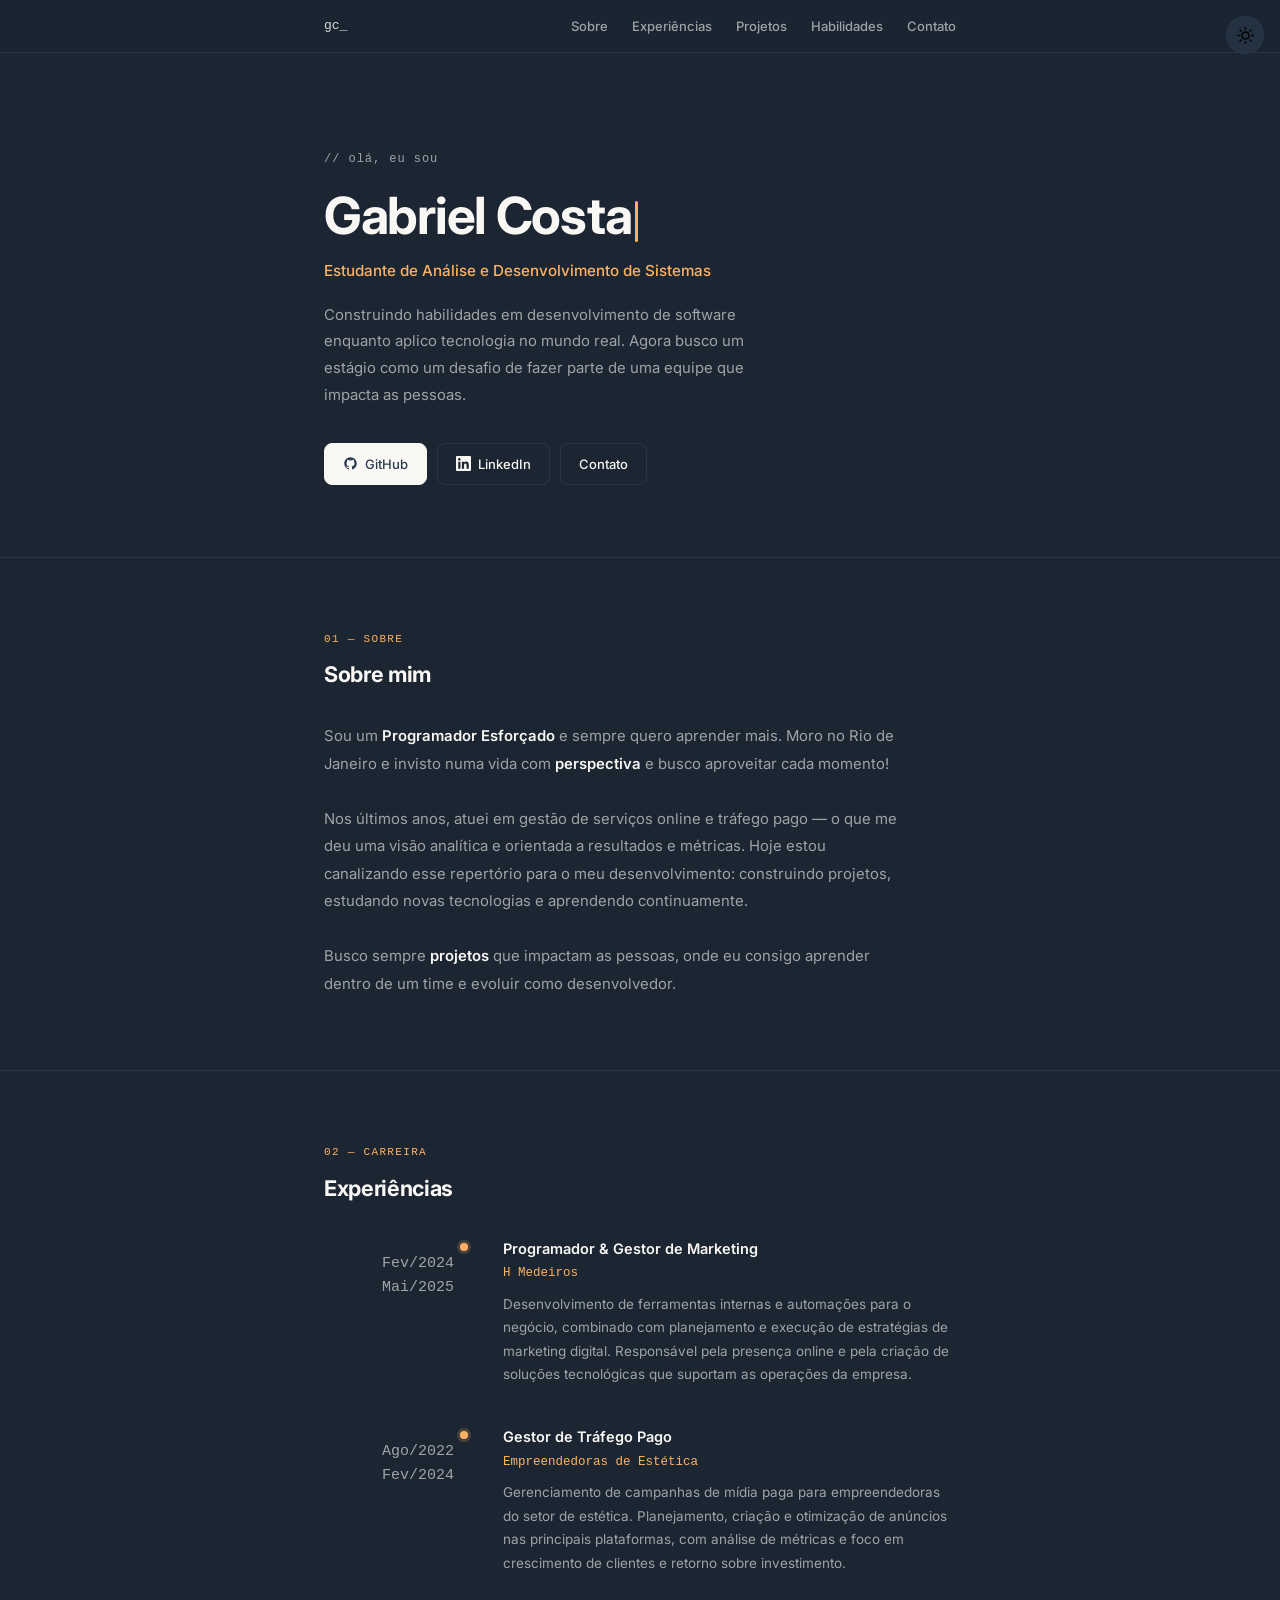
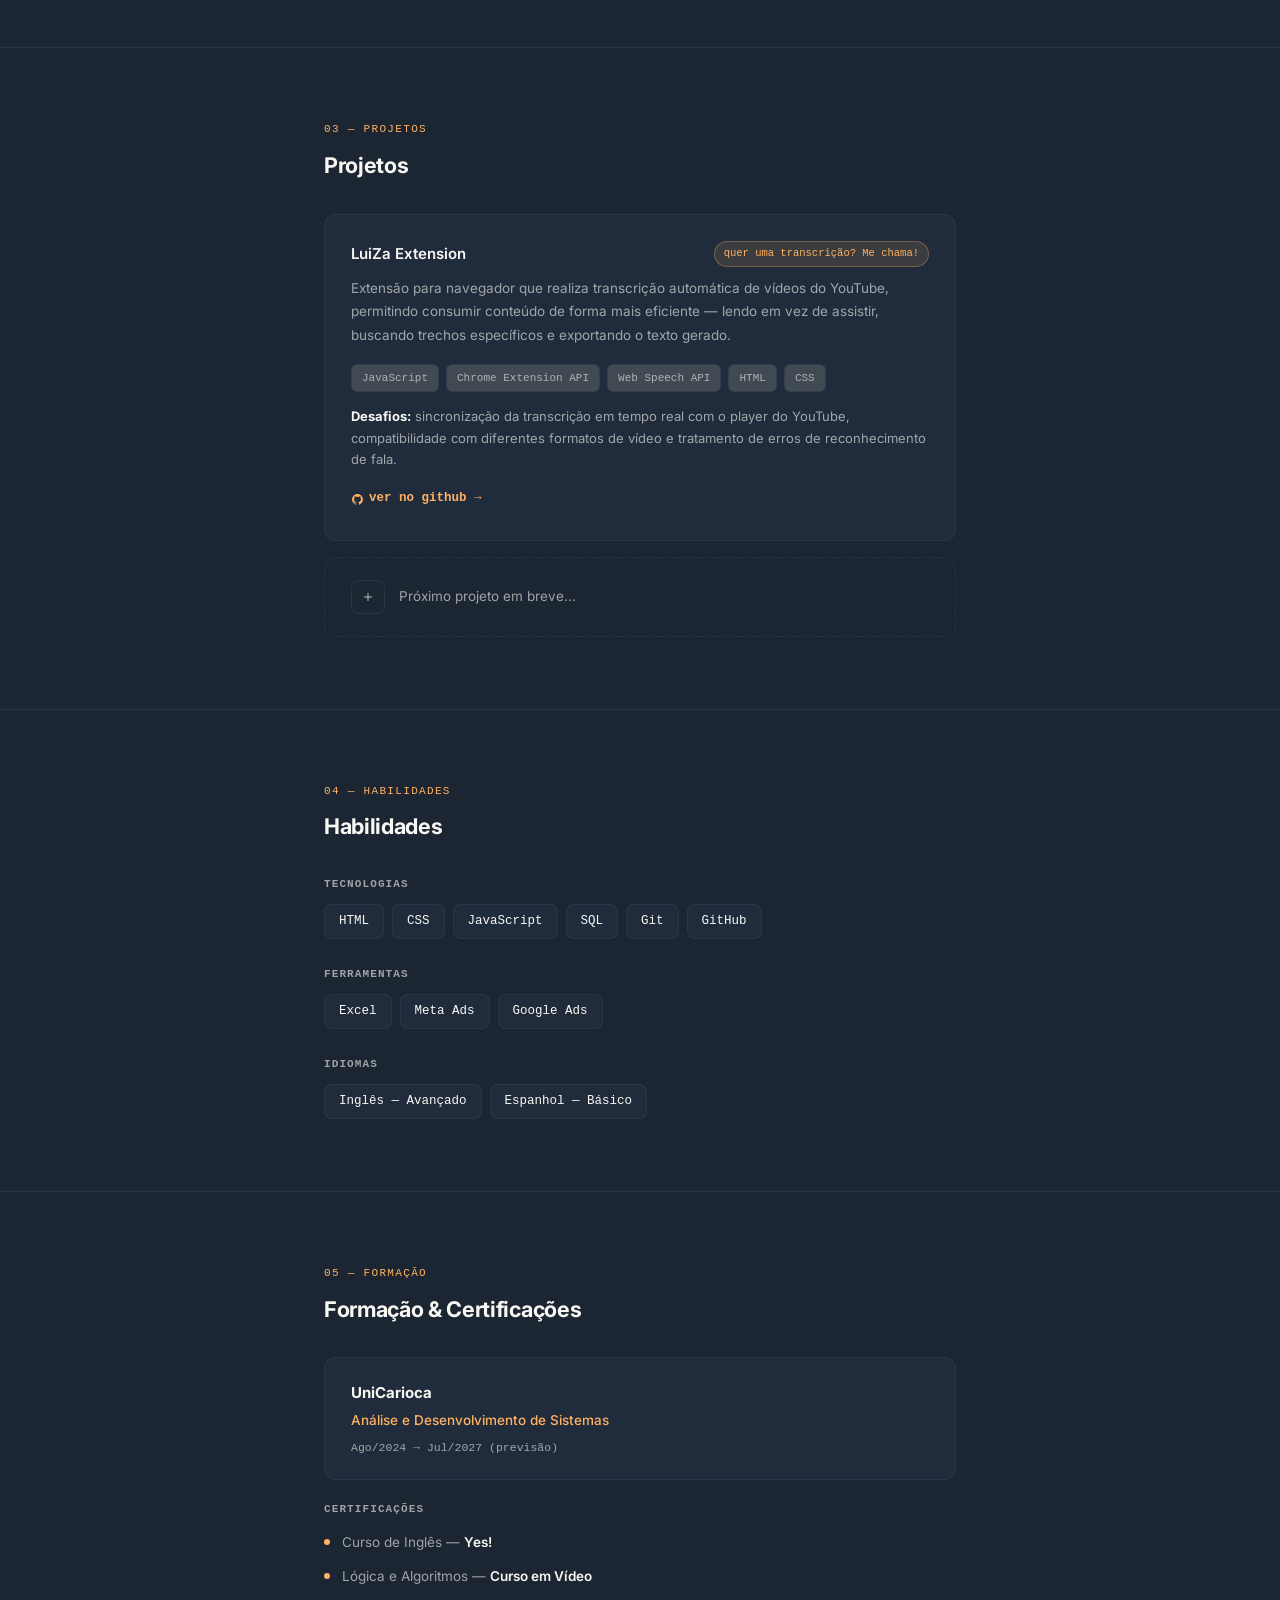
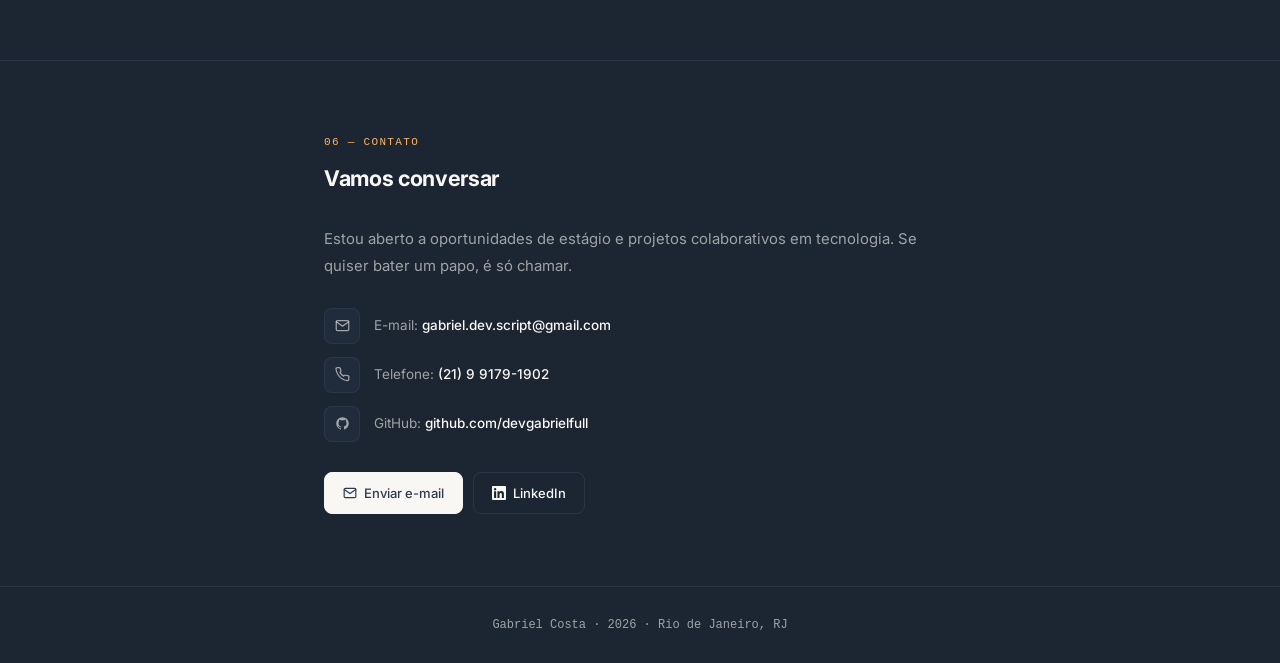
<file: index.html>
<!DOCTYPE html>
<html lang="pt-BR" class="dark">
<head>
  <meta charset="UTF-8" />
  <meta name="viewport" content="width=device-width, initial-scale=1.0" />
  <meta name="description" content="Gabriel Costa — Estudante de Análise e Desenvolvimento de Sistemas. Portfólio profissional." />
  <link rel="icon" type="image/x-icon" href="Favicon.png"><link/>
  <title>Gabriel Costa</title>

  <!-- Geist fonts via Google (fallback to system) -->
  <link rel="preconnect" href="https://fonts.googleapis.com" />
  <link rel="preconnect" href="https://fonts.gstatic.com" crossorigin />
  <link href="https://fonts.googleapis.com/css2?family=Inter:wght@300;400;500;600;700&display=swap" rel="stylesheet" />

  <link rel="stylesheet" href="style.css" />
</head>
<body>

  <!-- THEME TOGGLE -->
  <button id="theme-btn" aria-label="Alternar tema">
  <svg id="icon-moon" width="16" height="16" viewBox="0 0 24 24" fill="none" stroke="currentColor" stroke-width="2" stroke-linecap="round" stroke-linejoin="round">
    <path d="M21 12.79A9 9 0 1 1 11.21 3 7 7 0 0 0 21 12.79z"/>
  </svg>
  <svg id="icon-sun" width="17" height="17" viewBox="0 0 24 24" fill="none" stroke="currentColor" stroke-width="2" stroke-linecap="round" stroke-linejoin="round" style="display:none">
    <circle cx="12" cy="12" r="5"/>
    <line x1="12" y1="1" x2="12" y2="3"/><line x1="12" y1="21" x2="12" y2="23"/>
    <line x1="4.22" y1="4.22" x2="5.64" y2="5.64"/><line x1="18.36" y1="18.36" x2="19.78" y2="19.78"/>
    <line x1="1" y1="12" x2="3" y2="12"/><line x1="21" y1="12" x2="23" y2="12"/>
    <line x1="4.22" y1="19.78" x2="5.64" y2="18.36"/><line x1="18.36" y1="5.64" x2="19.78" y2="4.22"/>
  </svg>
</button>

  <!-- NAV -->
  <nav>
    <div class="nav-inner">
      <a class="nav-logo" href="#hero">gc_</a>
      <ul class="nav-links">
        <li><a href="#sobre">Sobre</a></li>
        <li><a href="#experiencias">Experiências</a></li>
        <li><a href="#projetos">Projetos</a></li>
        <li><a href="#habilidades">Habilidades</a></li>
        <li><a href="#contato">Contato</a></li>
      </ul>
    </div>
  </nav>

  <!-- HERO -->
  <section id="hero">
    <div class="wrap">
      <p class="hero-eyebrow">// olá, eu sou</p>
      <h1 class="hero-name">Gabriel Costa<span class="cursor"></span></h1>
      <p class="hero-role">Estudante de Análise e Desenvolvimento de Sistemas</p>
      <p class="hero-desc">
        Construindo habilidades em desenvolvimento de software enquanto aplico tecnologia no mundo real.
        Agora busco um estágio como um desafio de fazer parte de uma equipe que impacta as pessoas.
      </p>
      <div class="hero-btns">
        <a class="btn btn-solid" href="https://github.com/devgabrielfull" target="_blank" rel="noopener noreferrer">
          <svg width="15" height="15" viewBox="0 0 24 24" fill="currentColor"><path d="M12 2C6.477 2 2 6.477 2 12c0 4.42 2.865 8.166 6.839 9.489.5.092.682-.217.682-.482 0-.237-.008-.866-.013-1.7-2.782.603-3.369-1.342-3.369-1.342-.454-1.155-1.11-1.462-1.11-1.462-.908-.62.069-.608.069-.608 1.003.07 1.531 1.03 1.531 1.03.892 1.529 2.341 1.087 2.91.832.092-.647.35-1.088.636-1.338-2.22-.253-4.555-1.11-4.555-4.943 0-1.091.39-1.984 1.029-2.683-.103-.253-.446-1.27.098-2.647 0 0 .84-.269 2.75 1.025A9.578 9.578 0 0 1 12 6.836c.85.004 1.705.114 2.504.336 1.909-1.294 2.747-1.025 2.747-1.025.546 1.377.202 2.394.1 2.647.64.699 1.028 1.592 1.028 2.683 0 3.842-2.339 4.687-4.566 4.935.359.309.678.919.678 1.852 0 1.336-.012 2.415-.012 2.743 0 .267.18.578.688.48C19.138 20.163 22 16.418 22 12c0-5.523-4.477-10-10-10z"/></svg>
          GitHub
        </a>
        <a class="btn btn-ghost" href="https://linkedin.com/in/gabrieldevfull" target="_blank" rel="noopener noreferrer">
          <svg width="15" height="15" viewBox="0 0 24 24" fill="currentColor"><path d="M20.447 20.452h-3.554v-5.569c0-1.328-.027-3.037-1.852-3.037-1.853 0-2.136 1.445-2.136 2.939v5.667H9.351V9h3.414v1.561h.046c.477-.9 1.637-1.85 3.37-1.85 3.601 0 4.267 2.37 4.267 5.455v6.286zM5.337 7.433a2.062 2.062 0 0 1-2.063-2.065 2.064 2.064 0 1 1 2.063 2.065zm1.782 13.019H3.555V9h3.564v11.452zM22.225 0H1.771C.792 0 0 .774 0 1.729v20.542C0 23.227.792 24 1.771 24h20.451C23.2 24 24 23.227 24 22.271V1.729C24 .774 23.2 0 22.222 0h.003z"/></svg>
          LinkedIn
        </a>
        <a class="btn btn-ghost" href="#contato">Contato</a>
      </div>
    </div>
  </section>

  <!-- SOBRE -->
  <section id="sobre">
    <div class="wrap">
      <p class="sec-label">01 — sobre</p>
      <h2 class="sec-title">Sobre mim</h2>
      <p class="about-body">
        Sou um <strong>Programador Esforçado</strong> e sempre quero aprender mais.
        Moro no Rio de Janeiro e invisto numa vida com <strong>perspectiva</strong> e busco aproveitar cada momento!
        <br /><br />
        Nos últimos anos, atuei em gestão de serviços online e tráfego pago —
        o que me deu uma visão analítica e orientada a resultados e métricas. Hoje estou canalizando
        esse repertório para o meu desenvolvimento: construindo projetos, estudando novas tecnologias
        e aprendendo continuamente.<br /><br />
        Busco sempre <strong>projetos</strong> 
          que impactam as pessoas, onde eu consigo aprender dentro de um time e evoluir como desenvolvedor.
      </p>
    </div>
  </section>

  <!-- EXPERIÊNCIAS -->
  <section id="experiencias">
    <div class="wrap">
      <p class="sec-label">02 — carreira</p>
      <h2 class="sec-title">Experiências</h2>
      <div class="timeline">

        <div class="tl-item">
          <div class="tl-date">Fev/2024<br/>Mai/2025</div>
          <div class="tl-dot"></div>
          <div class="tl-body">
            <p class="tl-role">Programador & Gestor de Marketing</p>
            <p class="tl-company">H Medeiros</p>
            <p class="tl-desc">Desenvolvimento de ferramentas internas e automações para o negócio, combinado com planejamento e execução de estratégias de marketing digital. Responsável pela presença online e pela criação de soluções tecnológicas que suportam as operações da empresa.</p>
          </div>
        </div>

        <div class="tl-item">
          <div class="tl-date">Ago/2022<br/>Fev/2024</div>
          <div class="tl-dot"></div>
          <div class="tl-body">
            <p class="tl-role">Gestor de Tráfego Pago</p>
            <p class="tl-company">Empreendedoras de Estética</p>
            <p class="tl-desc">Gerenciamento de campanhas de mídia paga para empreendedoras do setor de estética. Planejamento, criação e otimização de anúncios nas principais plataformas, com análise de métricas e foco em crescimento de clientes e retorno sobre investimento.</p>
          </div>
        </div>

      </div>
    </div>
  </section>

  <!-- PROJETOS -->
  <section id="projetos">
    <div class="wrap">
      <p class="sec-label">03 — projetos</p>
      <h2 class="sec-title">Projetos</h2>
      <div class="proj-grid">

        <div class="proj-card">
          <div class="proj-head">
            <p class="proj-name">LuiZa Extension</p>
            <span class="proj-badge">quer uma transcrição? Me chama!</span>
          </div>
          <p class="proj-desc">
            Extensão para navegador que realiza transcrição automática de vídeos do YouTube,
            permitindo consumir conteúdo de forma mais eficiente — lendo em vez de assistir,
            buscando trechos específicos e exportando o texto gerado.
          </p>
          <div class="proj-tags">
            <span class="tag">JavaScript</span>
            <span class="tag">Chrome Extension API</span>
            <span class="tag">Web Speech API</span>
            <span class="tag">HTML</span>
            <span class="tag">CSS</span>
          </div>
          <p class="proj-challenges">
            <strong>Desafios:</strong> sincronização da transcrição em tempo real com o player do YouTube,
            compatibilidade com diferentes formatos de vídeo e tratamento de erros de reconhecimento de fala.
          </p>
          <a class="proj-link" href="https://github.com/devgabrielfull" target="_blank" rel="noopener noreferrer">
            <svg width="13" height="13" viewBox="0 0 24 24" fill="currentColor"><path d="M12 2C6.477 2 2 6.477 2 12c0 4.42 2.865 8.166 6.839 9.489.5.092.682-.217.682-.482 0-.237-.008-.866-.013-1.7-2.782.603-3.369-1.342-3.369-1.342-.454-1.155-1.11-1.462-1.11-1.462-.908-.62.069-.608.069-.608 1.003.07 1.531 1.03 1.531 1.03.892 1.529 2.341 1.087 2.91.832.092-.647.35-1.088.636-1.338-2.22-.253-4.555-1.11-4.555-4.943 0-1.091.39-1.984 1.029-2.683-.103-.253-.446-1.27.098-2.647 0 0 .84-.269 2.75 1.025A9.578 9.578 0 0 1 12 6.836c.85.004 1.705.114 2.504.336 1.909-1.294 2.747-1.025 2.747-1.025.546 1.377.202 2.394.1 2.647.64.699 1.028 1.592 1.028 2.683 0 3.842-2.339 4.687-4.566 4.935.359.309.678.919.678 1.852 0 1.336-.012 2.415-.012 2.743 0 .267.18.578.688.48C19.138 20.163 22 16.418 22 12c0-5.523-4.477-10-10-10z"/></svg>
            ver no github →
          </a>
        </div>

        <div class="proj-placeholder">
          <div class="ph-icon">
            <svg width="14" height="14" viewBox="0 0 24 24" fill="none" stroke="currentColor" stroke-width="2"><line x1="12" y1="5" x2="12" y2="19"/><line x1="5" y1="12" x2="19" y2="12"/></svg>
          </div>
          <span>Próximo projeto em breve...</span>
        </div>

      </div>
    </div>
  </section>

  <!-- HABILIDADES -->
  <section id="habilidades">
    <div class="wrap">
      <p class="sec-label">04 — habilidades</p>
      <h2 class="sec-title">Habilidades</h2>
      <div class="skills-wrap">
        <div>
          <p class="sg-label">Tecnologias</p>
          <div class="skills-row">
            <span class="skill">HTML</span>
            <span class="skill">CSS</span>
            <span class="skill">JavaScript</span>
            <span class="skill">SQL</span>
            <span class="skill">Git</span>
            <span class="skill">GitHub</span>
          </div>
        </div>
        <div>
          <p class="sg-label">Ferramentas</p>
          <div class="skills-row">
            <span class="skill">Excel</span>
            <span class="skill">Meta Ads</span>
            <span class="skill">Google Ads</span>
          </div>
        </div>
        <div>
          <p class="sg-label">Idiomas</p>
          <div class="skills-row">
            <span class="skill">Inglês — Avançado</span>
            <span class="skill">Espanhol — Básico</span>
          </div>
        </div>
      </div>
    </div>
  </section>

  <!-- FORMAÇÃO -->
  <section id="formacao">
    <div class="wrap">
      <p class="sec-label">05 — formação</p>
      <h2 class="sec-title">Formação & Certificações</h2>

      <div class="edu-card">
        <p class="edu-school">UniCarioca</p>
        <p class="edu-course">Análise e Desenvolvimento de Sistemas</p>
        <p class="edu-period">Ago/2024 → Jul/2027 (previsão)</p>
      </div>

      <p class="sg-label" style="margin-bottom:12px;">Certificações</p>
      <div class="cert-list">
        <div class="cert-item">
          <span class="cert-dot"></span>
          <span>Curso de Inglês — <strong>Yes!</strong></span>
        </div>
        <div class="cert-item">
          <span class="cert-dot"></span>
          <span>Lógica e Algoritmos — <strong>Curso em Vídeo</strong></span>
        </div>
      </div>
    </div>
  </section>

  <!-- CONTATO -->
  <section id="contato">
    <div class="wrap">
      <p class="sec-label">06 — contato</p>
      <h2 class="sec-title">Vamos conversar</h2>
      <p class="contact-intro">
        Estou aberto a oportunidades de estágio e projetos colaborativos em tecnologia.
        Se quiser bater um papo, é só chamar.
      </p>

      <div class="contact-list">
        <div class="contact-row">
          <div class="c-icon">
            <svg width="15" height="15" viewBox="0 0 24 24" fill="none" stroke="currentColor" stroke-width="2" stroke-linecap="round" stroke-linejoin="round"><path d="M4 4h16c1.1 0 2 .9 2 2v12c0 1.1-.9 2-2 2H4c-1.1 0-2-.9-2-2V6c0-1.1.9-2 2-2z"/><polyline points="22,6 12,13 2,6"/></svg>
          </div>
          <span>E-mail: <a href="mailto:gabriel.dev.script@gmail.com">gabriel.dev.script@gmail.com</a></span>
        </div>
        <div class="contact-row">
          <div class="c-icon">
            <svg width="15" height="15" viewBox="0 0 24 24" fill="none" stroke="currentColor" stroke-width="2" stroke-linecap="round" stroke-linejoin="round"><path d="M22 16.92v3a2 2 0 0 1-2.18 2 19.79 19.79 0 0 1-8.63-3.07A19.5 19.5 0 0 1 4.69 12 19.79 19.79 0 0 1 1.61 3.18 2 2 0 0 1 3.58 1h3a2 2 0 0 1 2 1.72c.127.96.361 1.903.7 2.81a2 2 0 0 1-.45 2.11L7.91 8.54a16 16 0 0 0 6 6l.91-.91a2 2 0 0 1 2.11-.45c.907.339 1.85.573 2.81.7A2 2 0 0 1 22 16.92z"/></svg>
          </div>
          <span>Telefone: <a href="tel:+5521991791902">(21) 9 9179-1902</a></span>
        </div>
        <div class="contact-row">
          <div class="c-icon">
            <svg width="15" height="15" viewBox="0 0 24 24" fill="currentColor"><path d="M12 2C6.477 2 2 6.477 2 12c0 4.42 2.865 8.166 6.839 9.489.5.092.682-.217.682-.482 0-.237-.008-.866-.013-1.7-2.782.603-3.369-1.342-3.369-1.342-.454-1.155-1.11-1.462-1.11-1.462-.908-.62.069-.608.069-.608 1.003.07 1.531 1.03 1.531 1.03.892 1.529 2.341 1.087 2.91.832.092-.647.35-1.088.636-1.338-2.22-.253-4.555-1.11-4.555-4.943 0-1.091.39-1.984 1.029-2.683-.103-.253-.446-1.27.098-2.647 0 0 .84-.269 2.75 1.025A9.578 9.578 0 0 1 12 6.836c.85.004 1.705.114 2.504.336 1.909-1.294 2.747-1.025 2.747-1.025.546 1.377.202 2.394.1 2.647.64.699 1.028 1.592 1.028 2.683 0 3.842-2.339 4.687-4.566 4.935.359.309.678.919.678 1.852 0 1.336-.012 2.415-.012 2.743 0 .267.18.578.688.48C19.138 20.163 22 16.418 22 12c0-5.523-4.477-10-10-10z"/></svg>
          </div>
          <span>GitHub: <a href="https://github.com/devgabrielfull" target="_blank" rel="noopener noreferrer">github.com/devgabrielfull</a></span>
        </div>
      </div>

      <div class="contact-btns">
        <a class="btn btn-solid" href="mailto:gabriel.dev.script@gmail.com">
          <svg width="14" height="14" viewBox="0 0 24 24" fill="none" stroke="currentColor" stroke-width="2" stroke-linecap="round" stroke-linejoin="round"><path d="M4 4h16c1.1 0 2 .9 2 2v12c0 1.1-.9 2-2 2H4c-1.1 0-2-.9-2-2V6c0-1.1.9-2 2-2z"/><polyline points="22,6 12,13 2,6"/></svg>
          Enviar e-mail
        </a>
        <a class="btn btn-ghost" href="https://www.linkedin.com/in/gabriel-costa-6aaa01398/" target="_blank" rel="noopener noreferrer">
          <svg width="14" height="14" viewBox="0 0 24 24" fill="currentColor"><path d="M20.447 20.452h-3.554v-5.569c0-1.328-.027-3.037-1.852-3.037-1.853 0-2.136 1.445-2.136 2.939v5.667H9.351V9h3.414v1.561h.046c.477-.9 1.637-1.85 3.37-1.85 3.601 0 4.267 2.37 4.267 5.455v6.286zM5.337 7.433a2.062 2.062 0 0 1-2.063-2.065 2.064 2.064 0 1 1 2.063 2.065zm1.782 13.019H3.555V9h3.564v11.452zM22.225 0H1.771C.792 0 0 .774 0 1.729v20.542C0 23.227.792 24 1.771 24h20.451C23.2 24 24 23.227 24 22.271V1.729C24 .774 23.2 0 22.222 0h.003z"/></svg>
          LinkedIn
        </a>
      </div>
    </div>
  </section>

  <!-- footer -->
  <footer>
    <div class="wrap">
      <p>Gabriel Costa · 2026 · Rio de Janeiro, RJ</p>
    </div>
  </footer>

<script src="script.js"></script>
</body>
</html>
</file>
<file: style.css>
:root {
      /* Paleta original */
      --palladian:       #f9f7f4;
      --oatmeal:         #c9c1b1;
      --blue-fantastic:  #2c3b4d;
      --burning-flame:   #ffb162;
      --truffle-trouble: #a35139;
      --abyssal:         #1b2632;

      /* Semântica */
      --bg:        var(--palladian);
      --fg:        var(--blue-fantastic);
      --muted:     rgba(44,59,77,.55);
      --border:    rgba(201,193,177,.6);
      --accent:    var(--truffle-trouble);
      --accent-hi: var(--burning-flame);
      --surface:   #ffffff;

      /* Tipo */
      --font-sans: 'Inter', 'Geist', system-ui, sans-serif;
      --font-mono: 'Geist Mono', 'Courier New', monospace;

      /* Layout */
      --max-w: 680px;
      --radius: 12px;
      --trans: 0.18s ease;
    }

    .dark {
      --bg:     var(--abyssal);
      --fg:     var(--palladian);
      --muted:  rgba(249,247,244,.6);
      --border: rgba(44,59,77,.8);
      --accent: var(--burning-flame);
      --surface: rgba(44,59,77,.35);
    }

    /* ── Reset ── */
    *, *::before, *::after { box-sizing: border-box; margin: 0; padding: 0; }
    html { scroll-behavior: smooth; }

    body {
      font-family: var(--font-sans);
      background: var(--bg);
      color: var(--fg);
      line-height: 1.7;
      font-size: 16px;
      -webkit-font-smoothing: antialiased;
      transition: background var(--trans), color var(--trans);
    }

    /* ── Layout ── */
    .wrap {
      max-width: var(--max-w);
      margin: 0 auto;
      padding: 0 24px;
    }

    section { padding: 72px 0; }
    section + section { border-top: 1px solid var(--border); }

    /* ── Theme toggle ── */
    #theme-btn {
      position: fixed;
      top: 16px;
      right: 16px;
      z-index: 200;
      width: 38px;
      height: 38px;
      border-radius: 50%;
      border: 1.5px solid var(--border);
      background: rgba(249,247,244,.7);
      backdrop-filter: blur(8px);
      cursor: pointer;
      display: flex;
      align-items: center;
      justify-content: center;
      transition: border-color var(--trans), background var(--trans);
    }
    #theme-btn:hover { border-color: var(--burning-flame); }
    .dark #theme-btn { background: rgba(44,59,77,.6); }

    #theme-btn svg { transition: opacity var(--trans); }

    /* ── Nav ── */
    nav {
      position: sticky;
      top: 0;
      z-index: 100;
      background: rgba(249,247,244,.8);
      backdrop-filter: blur(12px);
      border-bottom: 1px solid var(--border);
      transition: background var(--trans);
    }
    .dark nav { background: rgba(27,38,50,.85); }

    .nav-inner {
      max-width: var(--max-w);
      margin: 0 auto;
      padding: 0 24px;
      height: 52px;
      display: flex;
      align-items: center;
      justify-content: space-between;
    }

    .nav-logo {
      font-family: var(--font-mono);
      font-size: 13px;
      font-weight: 500;
      color: var(--fg);
      text-decoration: none;
      opacity: .85;
    }
    .nav-logo:hover { opacity: 1; }

    .nav-links {
      display: flex;
      gap: 24px;
      list-style: none;
    }
    .nav-links a {
      font-size: 13px;
      color: var(--muted);
      text-decoration: none;
      font-weight: 500;
      transition: color var(--trans);
    }
    .nav-links a:hover { color: var(--fg); }

    /* ── HERO ── */
    #hero { padding: 96px 0 72px; border-top: none; }

    .hero-eyebrow {
      font-family: var(--font-mono);
      font-size: 12px;
      color: var(--muted);
      letter-spacing: .08em;
      margin-bottom: 18px;
    }

    .hero-name {
      font-size: clamp(2.2rem, 5.5vw, 3.2rem);
      font-weight: 700;
      letter-spacing: -.025em;
      line-height: 1.1;
      color: var(--fg);
      margin-bottom: 14px;
    }

    .cursor {
      display: inline-block;
      width: 3px;
      height: .8em;
      background: var(--burning-flame);
      margin-left: 4px;
      vertical-align: middle;
      border-radius: 2px;
      animation: blink 1.1s step-end infinite;
    }
    @keyframes blink { 0%,100%{opacity:1} 50%{opacity:0} }

    .hero-role {
      font-size: .95rem;
      font-weight: 500;
      color: var(--accent);
      margin-bottom: 18px;
    }

    .hero-desc {
      font-size: .93rem;
      color: var(--muted);
      max-width: 460px;
      line-height: 1.8;
      margin-bottom: 34px;
    }

    /* Buttons */
    .hero-btns { display: flex; gap: 10px; flex-wrap: wrap; }

    .btn {
      display: inline-flex;
      align-items: center;
      gap: 7px;
      padding: 9px 18px;
      border-radius: 8px;
      font-size: 13px;
      font-weight: 500;
      text-decoration: none;
      border: 1.5px solid transparent;
      transition: all var(--trans);
      cursor: pointer;
    }
    .btn-solid {
      background: var(--blue-fantastic);
      color: var(--palladian);
      border-color: var(--blue-fantastic);
    }
    .btn-solid:hover {
      background: var(--abyssal);
      border-color: var(--abyssal);
    }
    .dark .btn-solid {
      background: var(--palladian);
      color: var(--blue-fantastic);
      border-color: var(--palladian);
    }
    .dark .btn-solid:hover {
      background: var(--oatmeal);
      border-color: var(--oatmeal);
    }
    .btn-ghost {
      color: var(--fg);
      border-color: var(--border);
      background: transparent;
    }
    .btn-ghost:hover {
      border-color: var(--burning-flame);
      color: var(--accent);
    }

    /* ── Section header ── */
    .sec-label {
      font-family: var(--font-mono);
      font-size: 11px;
      font-weight: 500;
      color: var(--accent);
      letter-spacing: .12em;
      text-transform: uppercase;
      margin-bottom: 8px;
    }
    .sec-title {
      font-size: 1.35rem;
      font-weight: 700;
      letter-spacing: -.015em;
      margin-bottom: 30px;
    }

    /* ── SOBRE ── */
    .about-body {
      font-size: .93rem;
      color: var(--muted);
      line-height: 1.85;
      max-width: 580px;
    }
    .about-body strong { color: var(--fg); font-weight: 600; }

    /* ── TIMELINE ── */
    .timeline { display: flex; flex-direction: column; }

    .tl-item {
      display: grid;
      grid-template-columns: 130px 1fr;
      gap: 0 24px;
      position: relative;
      padding-bottom: 38px;
    }
    .tl-item:last-child { padding-bottom: 0; }
    

    .tl-date {
      font-family: var(--font-mono);
      font-size: 15px;
      color: var(--muted);
      text-align: right;
      padding-top: 15px;
      line-height: 1.6;
    }

    .tl-dot {
      position: absolute;
      left: 140px;
      top: 6px;
      width: 8px;
      height: 8px;
      border-radius: 50%;
      background: var(--burning-flame);
      transform: translateX(-50%);
      box-shadow: 0 0 0 3px rgba(255,177,98,.2);
    }

    .tl-body { padding-left: 25px; }

    .tl-role {
      font-size: 14.5px;
      font-weight: 600;
      margin-bottom: 2px;
    }
    .tl-company {
      font-size: 12.5px;
      color: var(--accent);
      font-weight: 500;
      margin-bottom: 8px;
      font-family: var(--font-mono);
    }
    .tl-desc {
      font-size: 13.5px;
      color: var(--muted);
      line-height: 1.75;
    }

    /* ── PROJETOS ── */
    .proj-grid { display: flex; flex-direction: column; gap: 16px; }

    .proj-card {
      background: var(--surface);
      border: 1.5px solid var(--border);
      border-radius: var(--radius);
      padding: 26px;
      transition: border-color var(--trans), box-shadow var(--trans);
    }
    .proj-card:hover {
      border-color: var(--burning-flame);
      box-shadow: 0 4px 24px rgba(163,81,57,.08);
    }
    .dark .proj-card:hover {
      box-shadow: 0 4px 24px rgba(255,177,98,.08);
    }

    .proj-head {
      display: flex;
      align-items: flex-start;
      justify-content: space-between;
      gap: 10px;
      margin-bottom: 10px;
    }
    .proj-name { font-size: 15px; font-weight: 600; }

    .proj-badge {
      font-family: var(--font-mono);
      font-size: 10.5px;
      padding: 3px 9px;
      border-radius: 20px;
      background: rgba(255,177,98,.15);
      color: var(--burning-flame);
      border: 1px solid rgba(255,177,98,.3);
      white-space: nowrap;
      flex-shrink: 0;
    }
    .dark .proj-badge {
      background: rgba(255,177,98,.12);
    }

    .proj-desc {
      font-size: 13.5px;
      color: var(--muted);
      line-height: 1.75;
      margin-bottom: 16px;
    }

    .proj-tags { display: flex; flex-wrap: wrap; gap: 7px; margin-bottom: 14px; }

    .tag {
      font-family: var(--font-mono);
      font-size: 11px;
      padding: 4px 10px;
      border-radius: 6px;
      background: rgba(201,193,177,.2);
      color: var(--muted);
      border: 1px solid var(--border);
    }

    .proj-challenges {
      font-size: 13px;
      color: var(--muted);
      line-height: 1.65;
      margin-bottom: 16px;
    }
    .proj-challenges strong { color: var(--fg); }

    .proj-link {
      display: inline-flex;
      align-items: center;
      gap: 5px;
      font-size: 12.5px;
      font-weight: 600;
      color: var(--accent);
      text-decoration: none;
      font-family: var(--font-mono);
      transition: color var(--trans);
    }
    .proj-link:hover { color: var(--burning-flame); }

    .proj-placeholder {
      border: 1.5px dashed var(--border);
      border-radius: var(--radius);
      padding: 22px 26px;
      display: flex;
      align-items: center;
      gap: 14px;
      color: var(--muted);
      font-size: 13.5px;
    }
    .ph-icon {
      width: 34px;
      height: 34px;
      border-radius: 8px;
      border: 1.5px solid var(--border);
      display: flex;
      align-items: center;
      justify-content: center;
      flex-shrink: 0;
      color: var(--muted);
    }

    /* ── SKILLS ── */
    .skills-wrap { display: flex; flex-direction: column; gap: 26px; }

    .sg-label {
      font-family: var(--font-mono);
      font-size: 11px;
      font-weight: 600;
      text-transform: uppercase;
      letter-spacing: .1em;
      color: var(--muted);
      margin-bottom: 10px;
    }

    .skills-row { display: flex; flex-wrap: wrap; gap: 8px; }

    .skill {
      font-family: var(--font-mono);
      font-size: 12.5px;
      padding: 6px 14px;
      border-radius: 8px;
      background: var(--surface);
      border: 1.5px solid var(--border);
      color: var(--fg);
      font-weight: 500;
      transition: all var(--trans);
    }
    .skill:hover {
      border-color: var(--burning-flame);
      color: var(--accent);
    }

    /* ── FORMAÇÃO ── */
    .edu-card {
      background: var(--surface);
      border: 1.5px solid var(--border);
      border-radius: var(--radius);
      padding: 22px 26px;
      margin-bottom: 20px;
    }
    .edu-school { font-size: 15px; font-weight: 700; margin-bottom: 3px; }
    .edu-course { font-size: 13.5px; color: var(--accent); font-weight: 500; margin-bottom: 6px; }
    .edu-period { font-family: var(--font-mono); font-size: 11.5px; color: var(--muted); }

    .cert-list { display: flex; flex-direction: column; gap: 11px; margin-top: 4px; }
    .cert-item {
      display: flex;
      align-items: center;
      gap: 12px;
      font-size: 13.5px;
      color: var(--muted);
    }
    .cert-dot {
      width: 6px; height: 6px;
      border-radius: 50%;
      background: var(--burning-flame);
      flex-shrink: 0;
    }
    .cert-item strong { color: var(--fg); font-weight: 600; }

    /* ── CONTATO ── */
    .contact-intro {
      font-size: .93rem;
      color: var(--muted);
      line-height: 1.8;
      margin-bottom: 28px;
    }

    .contact-list { display: flex; flex-direction: column; gap: 13px; margin-bottom: 30px; }

    .contact-row {
      display: flex;
      align-items: center;
      gap: 14px;
      font-size: 13.5px;
      color: var(--muted);
    }
    .c-icon {
      width: 36px; height: 36px;
      border-radius: 8px;
      background: var(--surface);
      border: 1.5px solid var(--border);
      display: flex; align-items: center; justify-content: center;
      flex-shrink: 0;
      color: var(--muted);
    }
    .contact-row a {
      color: var(--fg);
      font-weight: 500;
      text-decoration: none;
      transition: color var(--trans);
    }
    .contact-row a:hover { color: var(--accent); }

    .contact-btns { display: flex; gap: 10px; flex-wrap: wrap; }

    /* ── Footer ── */
    footer {
      border-top: 1px solid var(--border);
      padding: 28px 0;
      text-align: center;
    }
    footer p {
      font-family: var(--font-mono);
      font-size: 12px;
      color: var(--muted);
    }

    /* ── Responsive ── */
    @media (max-width: 560px) {
      section { padding: 52px 0; }
      .tl-item { grid-template-columns: 80px 1fr; gap: 0 16px; }
      .tl-item::before { left: 80px; }
      .tl-dot { left: 80px; }
      .nav-links { display: none; }
      .hero-btns { flex-direction: column; }
      .btn { justify-content: center; }
    }
</file>
